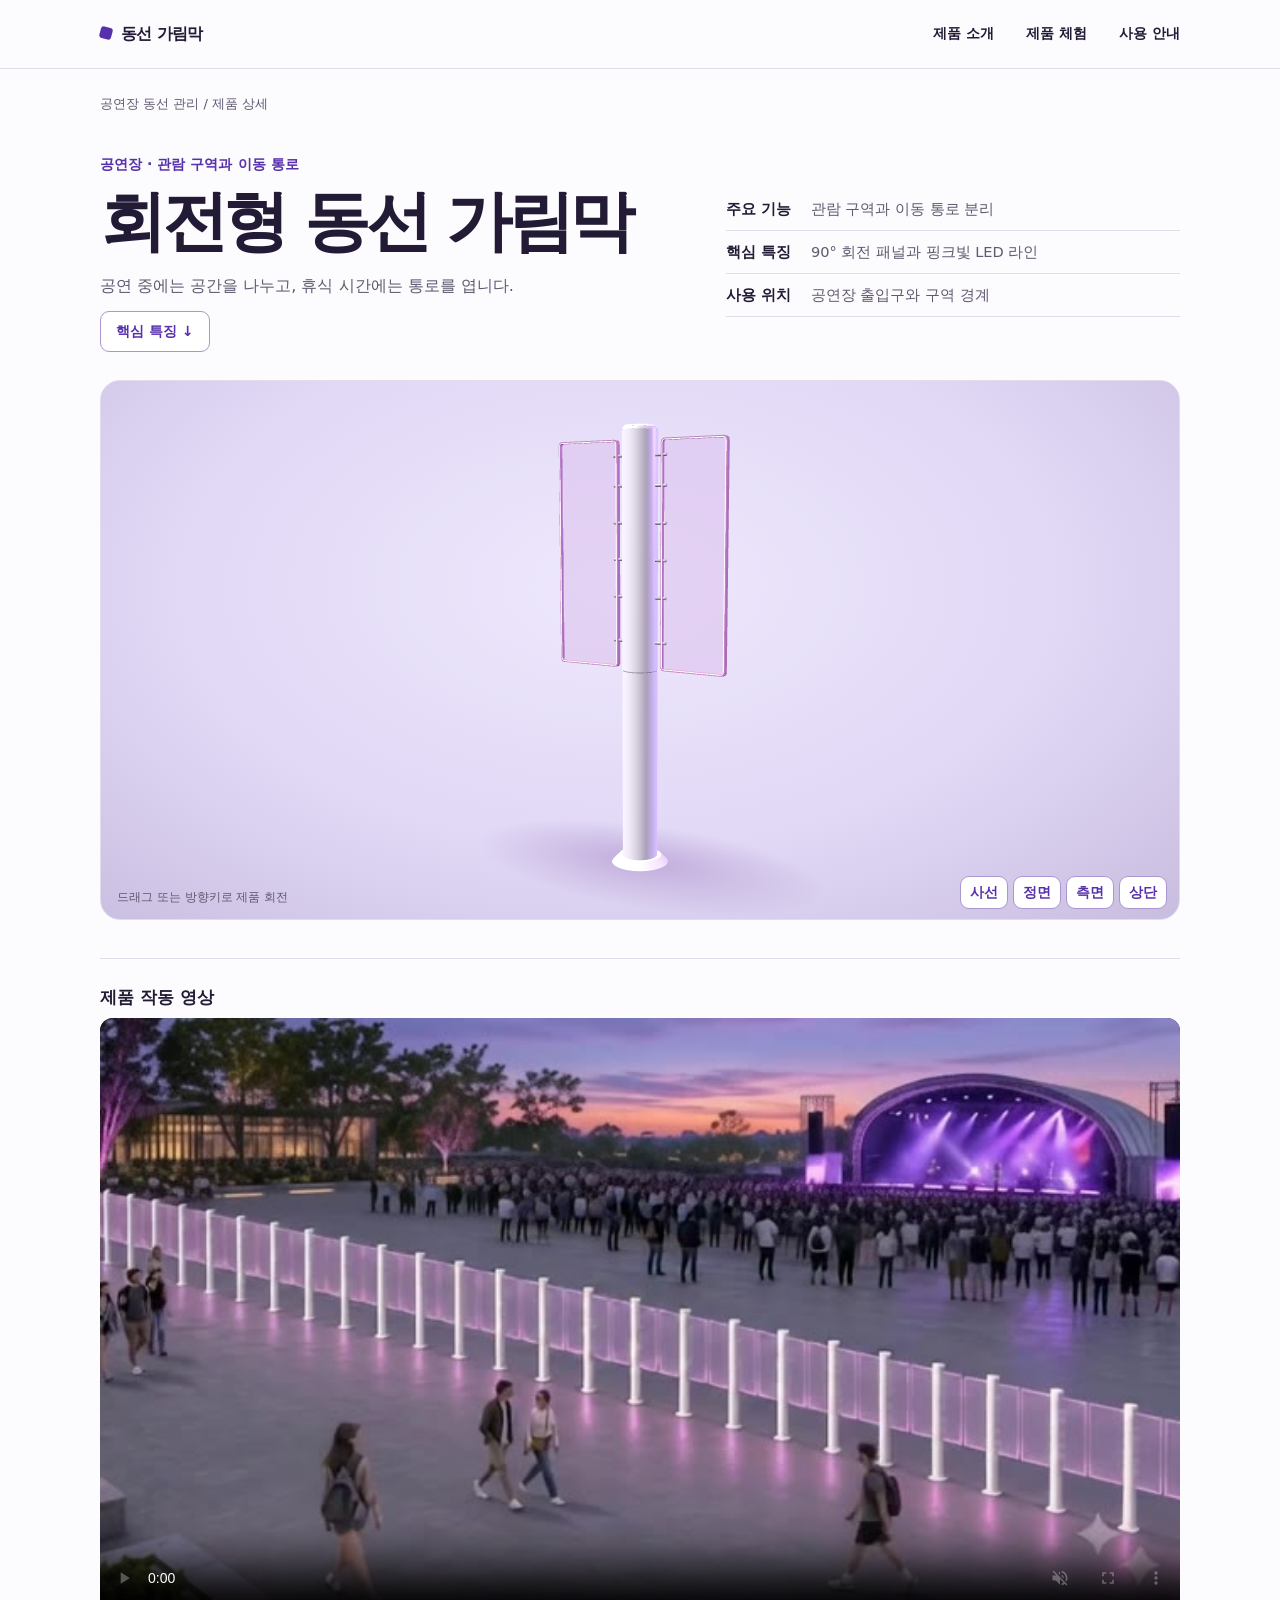
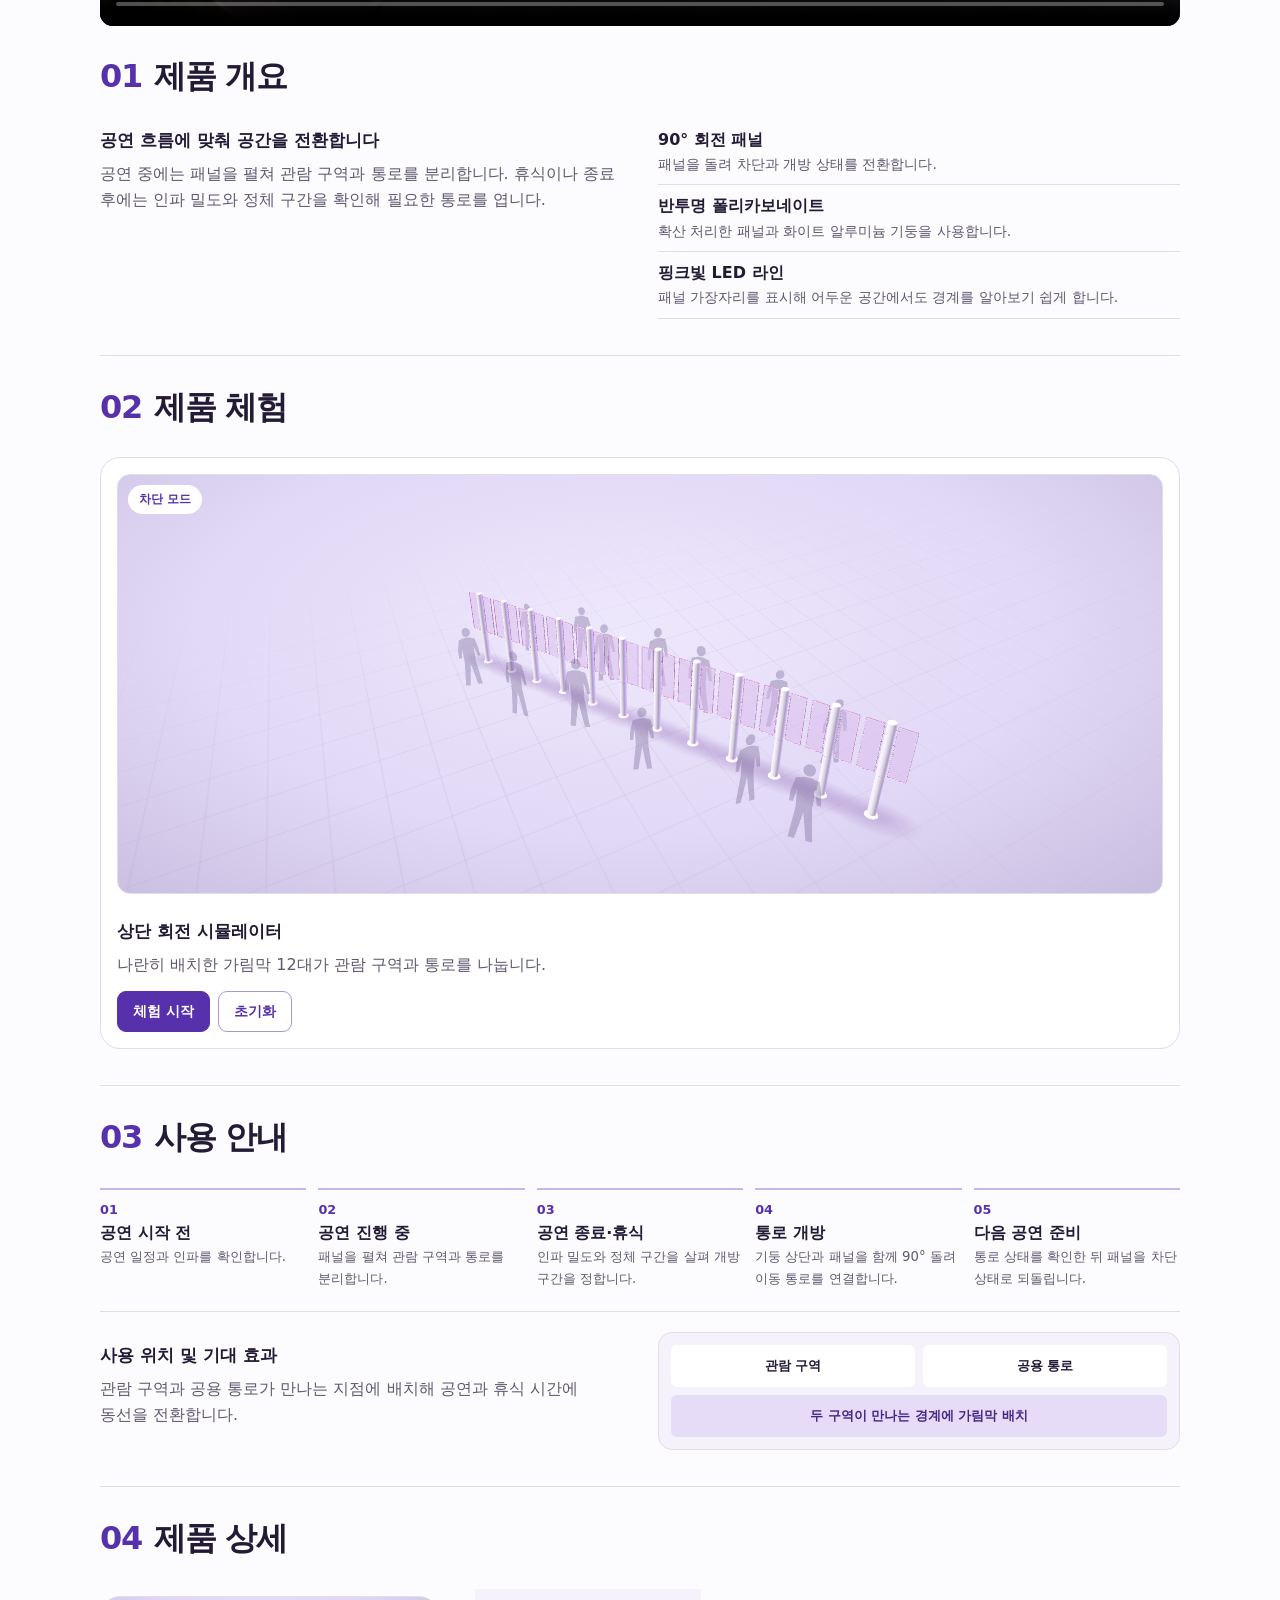
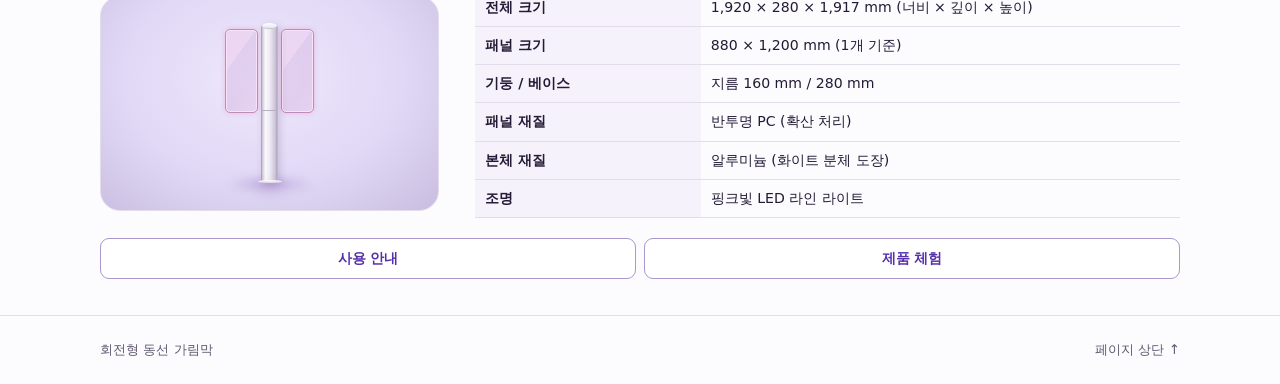
<file: index.html>
<!doctype html>
<html lang="ko">
<head>
<meta charset="utf-8">
<meta name="viewport" content="width=device-width, initial-scale=1">
<title>회전형 동선 가림막</title>
<link rel="stylesheet" href="css/style.css">
</head>
<body id="top">
<header><div class="wrap bar">
<a class="brand" href="#top">동선 가림막</a>
<nav aria-label="주 메뉴"><a href="#overview">제품 소개</a><a href="#experience">제품 체험</a><a href="#guide">사용 안내</a></nav>
</div></header>
<main class="wrap">
<p class="crumb">공연장 동선 관리 / 제품 상세</p>
<div class="intro">
<div><p class="kicker">공연장 · 관람 구역과 이동 통로</p><h1>회전형 동선 가림막</h1><p>공연 중에는 공간을 나누고, 휴식 시간에는 통로를 엽니다.</p><a class="btn" href="#overview">핵심 특징 ↓</a></div>
<dl class="summary"><div><dt>주요 기능</dt><dd>관람 구역과 이동 통로 분리</dd></div><div><dt>핵심 특징</dt><dd>90° 회전 패널과 핑크빛 LED 라인</dd></div><div><dt>사용 위치</dt><dd>공연장 출입구와 구역 경계</dd></div></dl>
</div>
<figure class="hero" id="product-view">
<div class="device fallback" role="img" aria-label="은백색 기둥과 핑크빛 LED 패널이 있는 제품"><span class="panel left"></span><span class="panel right"></span><span class="post"><span class="seam"></span></span></div>
<canvas id="product-model" tabindex="0" aria-label="제품 3D 모델. 방향키 또는 드래그로 시점 회전" hidden></canvas>
<figcaption id="view-caption">제품 정면</figcaption>
<div class="product-view-controls" role="group" aria-label="제품 보기 방향" hidden>
<button class="btn" type="button" data-view="quarter">사선</button>
<button class="btn" type="button" data-view="front">정면</button>
<button class="btn" type="button" data-view="side">측면</button>
<button class="btn" type="button" data-view="top">상단</button>
</div>
</figure>
<section id="overview">
<div class="overview-video">
<h3 id="overview-video-title">제품 작동 영상</h3>
<video id="overview-video-player" controls muted playsinline preload="metadata" width="640" height="360" poster="./media/partition-demo.jpg" aria-labelledby="overview-video-title">
<source src="./media/partition-demo.mp4" type="video/mp4">
<a href="./media/partition-demo.mp4">제품 작동 영상 열기</a>
</video>
</div>
<h2><span>01</span>제품 개요</h2>
<div class="columns"><div><h3>공연 흐름에 맞춰 공간을 전환합니다</h3><p>공연 중에는 패널을 펼쳐 관람 구역과 통로를 분리합니다. 휴식이나 종료 후에는 인파 밀도와 정체 구간을 확인해 필요한 통로를 엽니다.</p></div>
<ul class="features"><li><strong>90° 회전 패널</strong><span>패널을 돌려 차단과 개방 상태를 전환합니다.</span></li><li><strong>반투명 폴리카보네이트</strong><span>확산 처리한 패널과 화이트 알루미늄 기둥을 사용합니다.</span></li><li><strong>핑크빛 LED 라인</strong><span>패널 가장자리를 표시해 어두운 공간에서도 경계를 알아보기 쉽게 합니다.</span></li></ul></div>
</section>
<section id="experience"><h2><span>02</span>제품 체험</h2>
<div class="demo">
<div class="stage" id="stage" data-open="false"><div class="fallback fallback-row" aria-hidden="true"><div class="device" style="--offset:-5.5"><span class="post"><span class="seam"></span></span><div class="rotating-head"><span class="panel left"></span><span class="panel right"></span><span class="post"></span></div></div><div class="device" style="--offset:-4.5"><span class="post"><span class="seam"></span></span><div class="rotating-head"><span class="panel left"></span><span class="panel right"></span><span class="post"></span></div></div><div class="device" style="--offset:-3.5"><span class="post"><span class="seam"></span></span><div class="rotating-head"><span class="panel left"></span><span class="panel right"></span><span class="post"></span></div></div><div class="device" style="--offset:-2.5"><span class="post"><span class="seam"></span></span><div class="rotating-head"><span class="panel left"></span><span class="panel right"></span><span class="post"></span></div></div><div class="device" style="--offset:-1.5"><span class="post"><span class="seam"></span></span><div class="rotating-head"><span class="panel left"></span><span class="panel right"></span><span class="post"></span></div></div><div class="device" style="--offset:-0.5"><span class="post"><span class="seam"></span></span><div class="rotating-head"><span class="panel left"></span><span class="panel right"></span><span class="post"></span></div></div><div class="device" style="--offset:0.5"><span class="post"><span class="seam"></span></span><div class="rotating-head"><span class="panel left"></span><span class="panel right"></span><span class="post"></span></div></div><div class="device" style="--offset:1.5"><span class="post"><span class="seam"></span></span><div class="rotating-head"><span class="panel left"></span><span class="panel right"></span><span class="post"></span></div></div><div class="device" style="--offset:2.5"><span class="post"><span class="seam"></span></span><div class="rotating-head"><span class="panel left"></span><span class="panel right"></span><span class="post"></span></div></div><div class="device" style="--offset:3.5"><span class="post"><span class="seam"></span></span><div class="rotating-head"><span class="panel left"></span><span class="panel right"></span><span class="post"></span></div></div><div class="device" style="--offset:4.5"><span class="post"><span class="seam"></span></span><div class="rotating-head"><span class="panel left"></span><span class="panel right"></span><span class="post"></span></div></div><div class="device" style="--offset:5.5"><span class="post"><span class="seam"></span></span><div class="rotating-head"><span class="panel left"></span><span class="panel right"></span><span class="post"></span></div></div></div><canvas id="motion-model" aria-hidden="true" hidden></canvas><span class="status" id="mode">차단 모드</span></div>
<div><h3>상단 회전 시뮬레이터</h3><p id="simulation-status" role="status">나란히 배치한 가림막 12대가 관람 구역과 통로를 나눕니다.</p><div class="controls"><button id="advance" class="btn primary" type="button">체험 시작</button><button id="reset" class="btn" type="button">초기화</button></div></div>
</div></section>
<section id="guide"><h2><span>03</span>사용 안내</h2>
<ol class="steps">
<li><b>01</b><strong>공연 시작 전</strong><span>공연 일정과 인파를 확인합니다.</span></li>
<li><b>02</b><strong>공연 진행 중</strong><span>패널을 펼쳐 관람 구역과 통로를 분리합니다.</span></li>
<li><b>03</b><strong>공연 종료·휴식</strong><span>인파 밀도와 정체 구간을 살펴 개방 구간을 정합니다.</span></li>
<li><b>04</b><strong>통로 개방</strong><span>기둥 상단과 패널을 함께 90° 돌려 이동 통로를 연결합니다.</span></li>
<li><b>05</b><strong>다음 공연 준비</strong><span>통로 상태를 확인한 뒤 패널을 차단 상태로 되돌립니다.</span></li>
</ol>
<div class="usage"><div><h3>사용 위치 및 기대 효과</h3><p>관람 구역과 공용 통로가 만나는 지점에 배치해 공연과 휴식 시간에 동선을 전환합니다.</p></div><div class="map" aria-label="공연장 배치 예시"><span>관람 구역</span><span>공용 통로</span><span>두 구역이 만나는 경계에 가림막 배치</span></div></div>
</section>
<section id="specs"><h2><span>04</span>제품 상세</h2>
<div class="detail"><div class="diagram"><div class="device" role="img" aria-label="두 패널이 펼쳐진 가림막 정면"><span class="panel left"></span><span class="panel right"></span><span class="post"><span class="seam"></span></span></div></div>
<table aria-label="제품 사양"><tbody>
<tr><th scope="row">전체 크기</th><td>1,920 × 280 × 1,917 mm (너비 × 깊이 × 높이)</td></tr>
<tr><th scope="row">패널 크기</th><td>880 × 1,200 mm (1개 기준)</td></tr>
<tr><th scope="row">기둥 / 베이스</th><td>지름 160 mm / 280 mm</td></tr>
<tr><th scope="row">패널 재질</th><td>반투명 PC (확산 처리)</td></tr>
<tr><th scope="row">본체 재질</th><td>알루미늄 (화이트 분체 도장)</td></tr>
<tr><th scope="row">조명</th><td>핑크빛 LED 라인 라이트</td></tr>
</tbody></table></div>
<div class="bottom"><a class="btn" href="#guide">사용 안내</a><a class="btn" href="#experience">제품 체험</a></div>
</section>
</main>
<footer><div class="wrap bar"><span>회전형 동선 가림막</span><a href="#top">페이지 상단 ↑</a></div></footer>
<script defer src="js/simulation.js"></script>
<script defer src="js/three.js"></script>
<script defer src="js/product-model.js"></script>
</body>
</html>
</file>
<file: css/style.css>
:root{--ink:#231b35;--muted:#615970;--purple:#5731ac;--line:#e3dceb;--soft:#f6f2fb}
*{box-sizing:border-box}
html{scroll-behavior:smooth}
body{margin:0;background:#fcfbfe;color:var(--ink);font:16px/1.65 "Pretendard","Noto Sans KR",system-ui,sans-serif;word-break:keep-all}
a{color:inherit;text-decoration:none}button{font:inherit;cursor:pointer}a:focus-visible,button:focus-visible{outline:3px solid #8853ec;outline-offset:4px}
.wrap{width:min(1080px,calc(100% - 48px));margin:auto}
header,footer{border-bottom:1px solid var(--line)}
.bar{min-height:68px;display:flex;align-items:center;justify-content:space-between;gap:16px}
.brand{font-weight:850;letter-spacing:-.04em}.brand::before{content:"";display:inline-block;width:12px;height:12px;background:var(--purple);border-radius:3px;margin-right:9px;transform:rotate(15deg)}
nav{display:flex;gap:clamp(12px,3vw,32px);font-size:.88rem;font-weight:700}
.crumb{font-size:.82rem;color:var(--muted);margin:24px 0}
.intro,.columns,.demo,.usage,.detail{display:grid;grid-template-columns:1fr 1fr;gap:36px;align-items:center}
.intro{grid-template-columns:1.3fr 1fr;padding:14px 0 28px}
.kicker{color:var(--purple);font-weight:750;font-size:.9rem;margin:0}
h1,h2,h3,p{margin-top:0}h1{font-size:clamp(2rem,5.7vw,4.1rem);line-height:1.12;letter-spacing:-.065em;margin:9px 0 14px}h2{font-size:clamp(1.5rem,3vw,2rem);letter-spacing:-.04em;margin-bottom:24px}h2 span{color:var(--purple);margin-right:12px}h3{margin-bottom:6px;font-size:1.06rem}p{margin-bottom:12px;color:var(--muted)}
.summary{margin:0}.summary div{display:grid;grid-template-columns:5em 1fr;gap:12px;border-bottom:1px solid var(--line);padding:9px 0;font-size:.91rem}dt{font-weight:750}dd{margin:0;color:var(--muted)}
.btn{display:inline-block;border:1px solid #ab97d0;background:white;color:var(--purple);border-radius:9px;padding:8px 15px;font-weight:750;font-size:.88rem;text-align:center}.primary{background:var(--purple);color:#fff;border-color:var(--purple)}.btn:hover{box-shadow:0 0 0 3px #e9dff8}
.hero,.stage,.diagram{position:relative;overflow:hidden;border-radius:20px;background:radial-gradient(ellipse at 50% 25%,#fff,#eee6fa 62%,#ddd1ec);border:1px solid var(--line)}
.hero{height:clamp(260px,41vw,400px);display:grid;place-items:center;margin:0 0 38px}
.hero figcaption{position:absolute;bottom:12px;left:16px;font-size:.75rem;color:var(--muted)}
.device{width:min(83%,390px);height:87%;position:relative;perspective:640px}
.device .post{position:absolute;z-index:2;left:44%;top:3%;width:12%;height:91%;border:1px solid #b4aabb;border-radius:40% 40% 12% 12% / 4% 4% 2% 2%;background:linear-gradient(90deg,#a9a2b3,#f7f3fb 39%,#dcd5e4 68%,#a49bad);box-shadow:4px 6px 12px #33284735}
.device .post::after{content:"";position:absolute;bottom:-4%;left:-40%;width:180%;height:6%;border-radius:50%;background:linear-gradient(#fff,#b8afc4);box-shadow:0 8px 19px #34214f55}
.panel{position:absolute;top:13%;width:42%;height:57%;border:4px solid #92879f;border-radius:12px;background:linear-gradient(128deg,#fdfbffb0,#b7a1df9c 55%,#e8dcfbb0);box-shadow:inset 0 0 0 2px #b98eff,inset 0 0 14px #a56bff,0 0 13px #9e61ed60;transition:transform .65s ease}
.panel.left{right:50%;transform-origin:right center}.panel.right{left:50%;transform-origin:left center}
.hero .left{transform:rotateY(26deg)}.hero .right{transform:rotateY(-26deg);top:19%}
[data-open=true] .left{transform:rotateY(-90deg)}[data-open=true] .right{transform:rotateY(90deg)}
section{border-top:1px solid var(--line);padding:25px 0 36px;scroll-margin-top:14px}.columns{align-items:start}.features{margin:0;padding:0;list-style:none}.features li{padding:8px 0;border-bottom:1px solid var(--line)}.features li:first-child{padding-top:0}.features span{display:block;color:var(--muted);font-size:.88rem}
.demo{border:1px solid var(--line);border-radius:20px;padding:16px;background:white;gap:24px}.stage{height:248px;display:grid;place-items:center;border-radius:13px}.stage .device{width:72%;height:75%}
.status{position:absolute;top:10px;left:10px;background:white;border-radius:20px;padding:4px 11px;color:var(--purple);font-size:.77rem;font-weight:750}
.steps{display:grid;grid-template-columns:repeat(5,1fr);margin:0 0 21px;padding:0;list-style:none;gap:12px}.steps li{border-top:2px solid #c9b5e9;padding-top:9px}.steps b{display:block;color:var(--purple);font-size:.8rem}.steps span{display:block;color:var(--muted);font-size:.83rem}
.controls,.bottom{display:flex;gap:8px;flex-wrap:wrap}.bottom{margin-top:20px}.bottom a{flex:1}
.usage{border-top:1px solid var(--line);padding-top:20px}.map{display:grid;gap:8px;grid-template-columns:1fr 1fr;background:var(--soft);border:1px solid var(--line);border-radius:14px;padding:12px;text-align:center;font-size:.83rem;font-weight:700}.map span{background:white;padding:10px;border-radius:6px}.map span:last-child{grid-column:1/-1;background:#e7dcf7;color:#452888}
.detail{grid-template-columns:.65fr 1.35fr}.diagram{height:215px;display:grid;place-items:center}.diagram .device{width:70%}
table{border-collapse:collapse;width:100%;font-size:.88rem}th,td{border-bottom:1px solid var(--line);padding:7px 10px;text-align:left}th{background:var(--soft);width:32%}
footer{border-top:1px solid var(--line);border-bottom:0;font-size:.84rem;color:var(--muted)}
@media(max-width:650px){.wrap{width:calc(100% - 32px)}.intro,.columns,.demo,.usage,.detail{grid-template-columns:1fr;gap:16px}.bar{min-height:58px}.brand,nav{font-size:.76rem}.steps{grid-template-columns:repeat(2,1fr)}.hero{margin-bottom:28px}.stage{height:210px}}
@media(prefers-reduced-motion:reduce){html{scroll-behavior:auto}.panel{transition:none}}

/* Product views based on the supplied front, side and top references. */
.hero{height:clamp(335px,55vw,540px)}
.hero,.stage,.diagram{background:radial-gradient(ellipse at 48% 38%,#eee8fc 0%,#e1d8f6 56%,#c9bddf 100%)}
.device{width:auto;height:87%;aspect-ratio:.57;isolation:isolate}
.device::before{content:"";position:absolute;bottom:1%;left:4%;width:92%;height:8%;background:radial-gradient(ellipse,#8053af80,transparent 69%);filter:blur(5px)}
.device .post{left:42.5%;width:15%;top:5%;height:89%;border:1px solid #9d94ae60;border-radius:46% 46% 10% 10% / 2.8% 2.8% .7% .7%;background:linear-gradient(90deg,#c9c2d2 0%,#faf8fc 23%,#ede8f4 53%,#c9c0d4 91%,#aba1b8);box-shadow:2px 2px 7px #49366530}
.device .post::before{content:"";position:absolute;top:-1px;left:0;width:100%;height:3.1%;border-radius:50%;border-bottom:1px solid #8f849d;background:radial-gradient(ellipse at 50% 12%,#827393 0 42%,#d0c9dc 48%,#faf9fc 72%,#b5aebd 100%)}
.device .post::after{bottom:-2.5%;left:-34%;width:168%;height:4.1%;z-index:-1;background:linear-gradient(#aca4b7,#fcfafd 67%,#7e738c);box-shadow:0 7px 13px #51357566}
.device .seam{position:absolute;left:0;top:51%;width:100%;height:1px;background:#91859f}
.device .panel{top:10%;width:31%;height:42%;border-radius:11px;border:2px solid #82798d;background:linear-gradient(128deg,#c3b3df 5%,#dfd2f2a8 42%,#d7c9ee 42.5%,#bca5df 100%);box-shadow:inset 0 0 0 2px #e7e2ef,inset 0 0 0 4px #a752ff,inset 0 0 12px 4px #b975ff,0 1px 2px #74698588}
.device .left{right:57%;transform:rotateY(0)}.device .right{left:57%;transform:rotateY(0)}
[data-open=true] .left{transform:rotateY(-90deg)}[data-open=true] .right{transform:rotateY(90deg)}
.stage .device,.diagram .device{width:auto;height:84%}
.product-view-controls{position:absolute;right:12px;bottom:10px;display:flex;gap:5px;z-index:4}
.product-view-controls .btn{padding:4px 9px}.product-view-controls [aria-pressed=true]{background:var(--purple);color:white;border-color:var(--purple)}
@media(max-width:420px){.hero figcaption{bottom:45px}}


.hero canvas,.stage canvas{position:absolute;inset:0;width:100%;height:100%;display:block}
.hero canvas{cursor:grab;touch-action:none}.hero canvas:active{cursor:grabbing}
.hero canvas:focus-visible{outline:2px solid var(--purple);outline-offset:-4px}
.hero [hidden],.stage [hidden]{display:none!important}
.hero figcaption,.stage .status{z-index:2;pointer-events:none}
.demo{grid-template-columns:1fr}
.stage{height:clamp(205px,43vw,420px);isolation:isolate}
.stage::before{content:"";position:absolute;inset:-60%;z-index:-1;transform:perspective(540px) rotateX(49deg) rotateZ(-27deg);opacity:.5;background:repeating-linear-gradient(0deg,#8c76aa44 0 1px,transparent 1px 43px),repeating-linear-gradient(90deg,#8c76aa44 0 1px,transparent 1px 43px);mask-image:radial-gradient(ellipse,#000 0%,transparent 61%)}
.stage .fallback-row{position:absolute;inset:25% 7%;display:flex;justify-content:center}
.stage .fallback-row>.device{flex:none;width:8.333%;height:100%;transform:translateY(calc(var(--offset) * 4%))}
.stage .fallback-row[hidden]{display:none}
.stage .rotating-head{position:absolute;inset:0;transform-style:preserve-3d;transition:transform .8s ease}
.stage .rotating-head .post{height:45%}.stage .rotating-head .post::after{display:none}
.stage .fallback-row .device > .post::before{display:none}
.stage[data-open=true] .rotating-head{transform:rotateY(90deg)}
.stage[data-open=true] .rotating-head .panel{transform:none}
@media(prefers-reduced-motion:reduce){.stage .rotating-head{transition:none}}
.device .post{left:41.8%;width:16.4%}
.device .post::before{background:linear-gradient(#fff,#e8e4ec);border-bottom-color:#ccc6d4}
.device .post::after{width:163%;left:-31.5%;height:2%;bottom:-1.3%;background:linear-gradient(#fff,#ded9e5)}
.device .panel{top:8.4%;width:32.2%;height:46.5%;border:1px solid #bf8bb9;border-radius:5px;background:linear-gradient(126deg,#edcfee9e 0 33%,#d4b3df70 33% 70%,#e4c3e980);box-shadow:inset 0 0 0 1px #fae2f7,0 0 5px #e5a4d7a8}
.device .left{right:61.3%}.device .right{left:61.3%}
.device .seam{top:55%;background:#b6afbf}
.stage .rotating-head .post{height:49%}
.overview-video{margin-bottom:24px}
.overview-video video{display:block;width:100%;height:auto;aspect-ratio:16/9;border-radius:13px;background:#201b2b}
</file>
